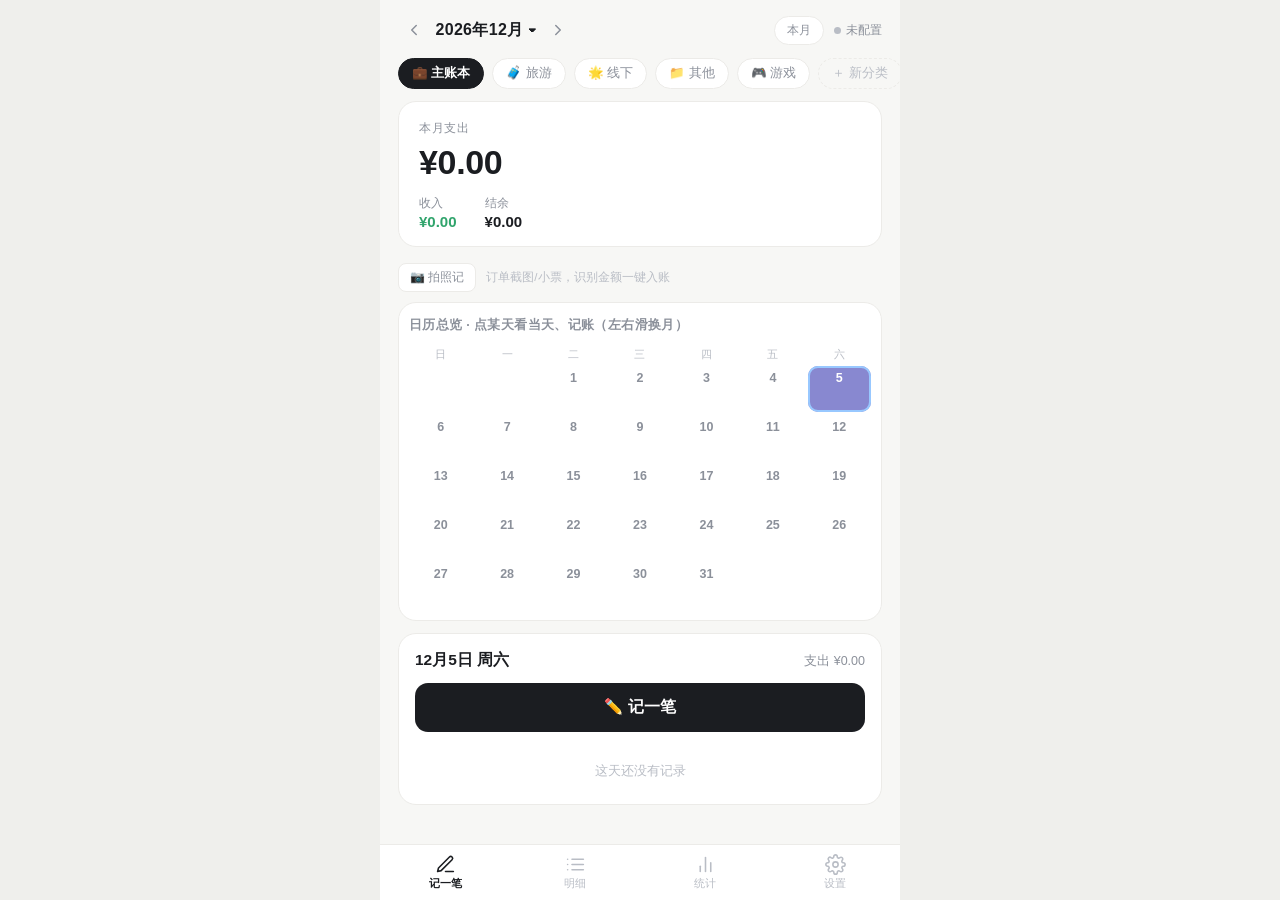
<file: index.html>
<!DOCTYPE html>
<html lang="zh-CN">
<head>
  <meta charset="UTF-8">
  <meta name="viewport" content="width=device-width, initial-scale=1, viewport-fit=cover">
  <title>记账本</title>
  <meta name="theme-color" content="#f7f7f5">
  <meta name="description" content="离线可用的家庭记账本，多设备自动同步">
  <link rel="manifest" href="./manifest.webmanifest">
  <link rel="icon" href="./icons/icon-192.png">
  <link rel="apple-touch-icon" href="./icons/icon-180.png">
  <meta name="apple-mobile-web-app-capable" content="yes">
  <meta name="mobile-web-app-capable" content="yes">
  <meta name="apple-mobile-web-app-status-bar-style" content="default">
  <meta name="apple-mobile-web-app-title" content="记账本">
  <link rel="stylesheet" href="./style.css">
</head>
<body>
  <div id="app">
    <header class="topbar">
      <div class="month-nav">
        <button id="prev-month" class="nav-btn" aria-label="上一月">
          <svg viewBox="0 0 24 24" width="18" height="18" fill="none" stroke="currentColor" stroke-width="2" stroke-linecap="round" stroke-linejoin="round"><polyline points="15 18 9 12 15 6"/></svg>
        </button>
        <div class="month-label" id="month-label">—</div>
        <button id="next-month" class="nav-btn" aria-label="下一月">
          <svg viewBox="0 0 24 24" width="18" height="18" fill="none" stroke="currentColor" stroke-width="2" stroke-linecap="round" stroke-linejoin="round"><polyline points="9 18 15 12 9 6"/></svg>
        </button>
      </div>
      <div class="top-right">
        <button id="this-month" class="today-btn">本月</button>
        <span class="sync-chip off" id="sync-chip" title="同步状态"><i></i><b>未配置</b></span>
      </div>
    </header>

    <div class="ledger-row" id="ledger-row"></div>

    <section class="hero">
      <div class="hero-main">
        <div class="hero-k">本月支出</div>
        <div class="hero-v" id="sum-expense">¥0.00</div>
        <div class="hero-row">
          <div class="hero-cell"><span class="k">收入</span><span class="v income" id="sum-income">¥0.00</span></div>
          <div class="hero-cell"><span class="k">结余</span><span class="v" id="sum-net">¥0.00</span></div>
        </div>
      </div>
      <div class="hero-who" id="hero-who" hidden></div>
    </section>

    <main id="view"></main>

    <nav class="tabbar">
      <button class="tab" data-tab="add">
        <svg viewBox="0 0 24 24" width="21" height="21" fill="none" stroke="currentColor" stroke-width="1.8" stroke-linecap="round" stroke-linejoin="round"><path d="M12 20h9"/><path d="M16.5 3.5a2.1 2.1 0 0 1 3 3L7 19l-4 1 1-4Z"/></svg>
        <span>记一笔</span>
      </button>
      <button class="tab" data-tab="list">
        <svg viewBox="0 0 24 24" width="21" height="21" fill="none" stroke="currentColor" stroke-width="1.8" stroke-linecap="round" stroke-linejoin="round"><line x1="8" y1="6" x2="21" y2="6"/><line x1="8" y1="12" x2="21" y2="12"/><line x1="8" y1="18" x2="21" y2="18"/><line x1="3" y1="6" x2="3.01" y2="6"/><line x1="3" y1="12" x2="3.01" y2="12"/><line x1="3" y1="18" x2="3.01" y2="18"/></svg>
        <span>明细</span>
      </button>
      <button class="tab" data-tab="stats">
        <svg viewBox="0 0 24 24" width="21" height="21" fill="none" stroke="currentColor" stroke-width="1.8" stroke-linecap="round" stroke-linejoin="round"><line x1="18" y1="20" x2="18" y2="10"/><line x1="12" y1="20" x2="12" y2="4"/><line x1="6" y1="20" x2="6" y2="14"/></svg>
        <span>统计</span>
      </button>
      <button class="tab" data-tab="set">
        <svg viewBox="0 0 24 24" width="21" height="21" fill="none" stroke="currentColor" stroke-width="1.8" stroke-linecap="round" stroke-linejoin="round"><circle cx="12" cy="12" r="3"/><path d="M19.4 15a1.65 1.65 0 0 0 .33 1.82l.06.06a2 2 0 1 1-2.83 2.83l-.06-.06a1.65 1.65 0 0 0-1.82-.33 1.65 1.65 0 0 0-1 1.51V21a2 2 0 1 1-4 0v-.09A1.65 1.65 0 0 0 9 19.4a1.65 1.65 0 0 0-1.82.33l-.06.06a2 2 0 1 1-2.83-2.83l.06-.06a1.65 1.65 0 0 0 .33-1.82 1.65 1.65 0 0 0-1.51-1H3a2 2 0 1 1 0-4h.09A1.65 1.65 0 0 0 4.6 9a1.65 1.65 0 0 0-.33-1.82l-.06-.06a2 2 0 1 1 2.83-2.83l.06.06a1.65 1.65 0 0 0 1.82.33H9a1.65 1.65 0 0 0 1-1.51V3a2 2 0 1 1 4 0v.09a1.65 1.65 0 0 0 1 1.51 1.65 1.65 0 0 0 1.82-.33l.06-.06a2 2 0 1 1 2.83 2.83l-.06.06a1.65 1.65 0 0 0-.33 1.82V9a1.65 1.65 0 0 0 1.51 1H21a2 2 0 1 1 0 4h-.09a1.65 1.65 0 0 0-1.51 1Z"/></svg>
        <span>设置</span>
      </button>
    </nav>
  </div>

  <div id="toast" class="toast" hidden></div>

  <script src="./sync.js"></script>
  <script src="./app.js"></script>
</body>
</html>
</file>
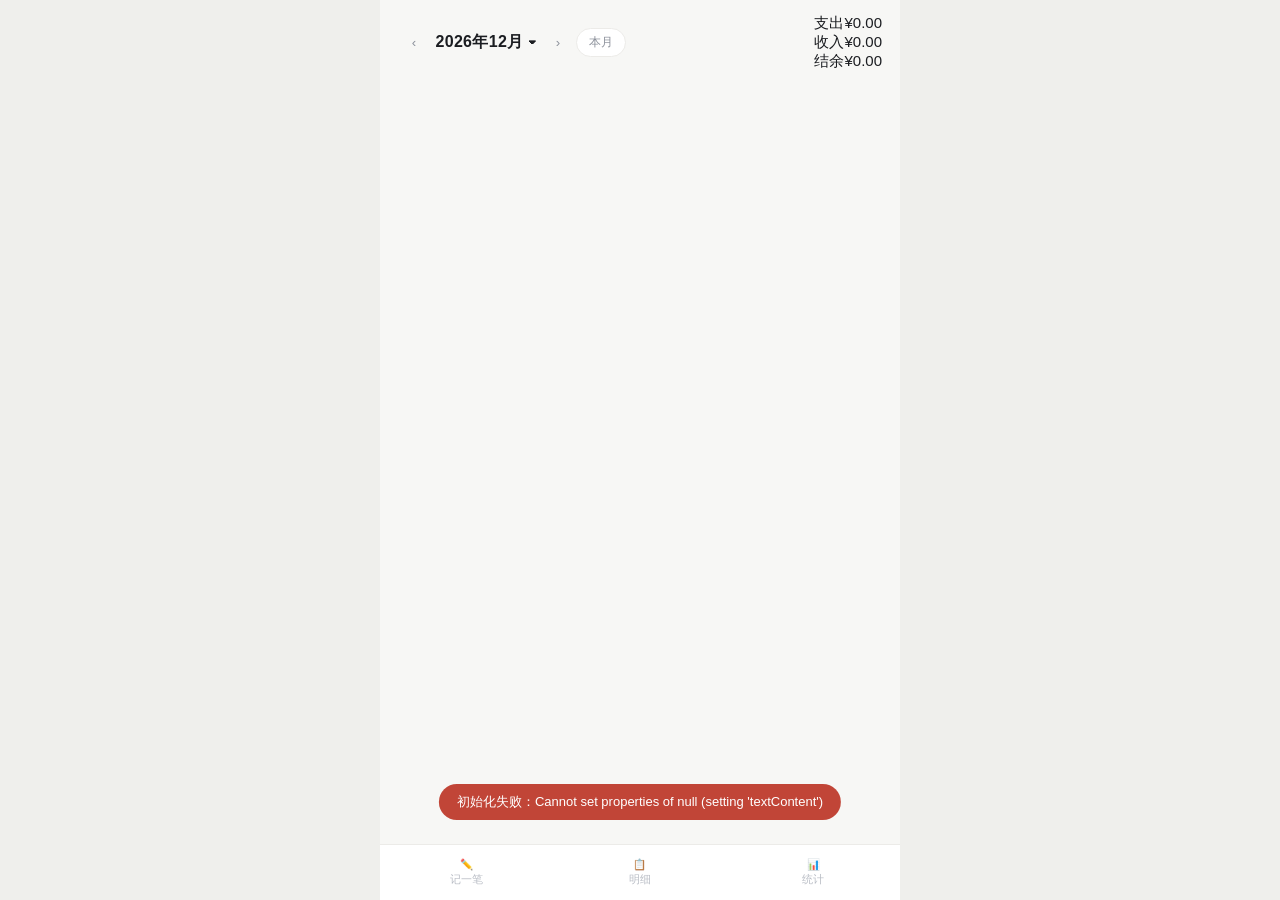
<file: web/index.html>
<!DOCTYPE html>
<html lang="zh-CN">
<head>
  <meta charset="UTF-8">
  <meta name="viewport" content="width=device-width, initial-scale=1, viewport-fit=cover">
  <title>记账本</title>
  <meta name="theme-color" content="#4f6ef7">
  <meta name="description" content="简单实用的家庭记账本">
  <link rel="manifest" href="/manifest.webmanifest">
  <link rel="icon" href="/icons/icon-192.png">
  <link rel="apple-touch-icon" href="/icons/icon-180.png">
  <meta name="apple-mobile-web-app-capable" content="yes">
  <meta name="mobile-web-app-capable" content="yes">
  <meta name="apple-mobile-web-app-status-bar-style" content="default">
  <meta name="apple-mobile-web-app-title" content="记账本">
  <link rel="stylesheet" href="/style.css">
</head>
<body>
  <div id="app">
    <header class="topbar">
      <div class="month-nav">
        <button id="prev-month" class="nav-btn" aria-label="上一月">‹</button>
        <div class="month-label" id="month-label">—</div>
        <button id="next-month" class="nav-btn" aria-label="下一月">›</button>
        <button id="this-month" class="today-btn">本月</button>
      </div>
      <div class="summary">
        <div class="sum-item"><span class="sum-k">支出</span><span class="sum-v expense" id="sum-expense">¥0.00</span></div>
        <div class="sum-item"><span class="sum-k">收入</span><span class="sum-v income" id="sum-income">¥0.00</span></div>
        <div class="sum-item"><span class="sum-k">结余</span><span class="sum-v" id="sum-net">¥0.00</span></div>
      </div>
    </header>

    <main id="view"></main>

    <nav class="tabbar">
      <button class="tab" data-tab="add"><span class="tab-ico">✏️</span>记一笔</button>
      <button class="tab" data-tab="list"><span class="tab-ico">📋</span>明细</button>
      <button class="tab" data-tab="stats"><span class="tab-ico">📊</span>统计</button>
    </nav>
  </div>

  <div id="toast" class="toast" hidden></div>

  <script src="/app.js"></script>
</body>
</html>
</file>
<file: style.css>
/* 记账本 —— 极简风：暖白底、细线、黑色主按钮、大号数字 */
:root {
  --ink: #1b1d21;
  --sub: #8b909a;
  --faint: #b9bdc5;
  --bg: #f7f7f5;
  --card: #ffffff;
  --line: #ecebe8;
  --chip: #f2f2ef;
  --expense: #e5484d;
  --income: #30a46c;
  --primary: #8888d0;
  --primary-dark: #6666a8;
  --primary-pale: #e9e8f0;
  --primary-light: #ccd1f7;
  --radius: 18px;
  --tabbar-h: 56px;
}
* { box-sizing: border-box; -webkit-tap-highlight-color: transparent; }
html, body { margin: 0; padding: 0; }
body {
  font-family: -apple-system, "PingFang SC", "Microsoft YaHei", "Segoe UI", sans-serif;
  background: var(--bg);
  color: var(--ink);
  font-size: 15px;
  -webkit-font-smoothing: antialiased;
}
#app {
  max-width: 520px;
  margin: 0 auto;
  min-height: 100dvh;
  display: flex;
  flex-direction: column;
}

/* ---------- 顶栏 ---------- */
.topbar {
  display: flex; align-items: center; justify-content: space-between;
  padding: calc(14px + env(safe-area-inset-top)) 18px 4px;
}
.month-nav { display: flex; align-items: center; gap: 2px; }
.month-label { font-size: 16px; font-weight: 600; min-width: 108px; text-align: center; letter-spacing: .02em; }
.nav-btn {
  border: none; background: none; color: var(--sub);
  width: 32px; height: 32px; border-radius: 10px; cursor: pointer;
  display: flex; align-items: center; justify-content: center;
}
.nav-btn:active { background: var(--chip); color: var(--ink); }
.top-right { display: flex; align-items: center; gap: 10px; }
.today-btn {
  border: 1px solid var(--line); background: var(--card); color: var(--sub);
  font-size: 12px; padding: 5px 12px; border-radius: 999px; cursor: pointer;
}
.today-btn:active { color: var(--ink); border-color: var(--faint); }
.sync-chip {
  display: inline-flex; align-items: center; gap: 5px;
  font-size: 11.5px; color: var(--sub); cursor: default;
}
.sync-chip i { width: 7px; height: 7px; border-radius: 50%; background: var(--faint); display: inline-block; }
.sync-chip b { font-weight: 500; }
.sync-chip.ok i { background: var(--income); }
.sync-chip.busy i { background: #f0b429; animation: blink 1s infinite; }
.sync-chip.warn i { background: #f0b429; }
.sync-chip.err i { background: var(--expense); }
@keyframes blink { 50% { opacity: .3; } }

/* ---------- 结余卡 ---------- */
.hero {
  margin: 12px 18px 4px;
  background: var(--card);
  border: 1px solid var(--line);
  border-radius: var(--radius);
  padding: 18px 20px 16px;
  display: flex;
  justify-content: space-between;
  align-items: flex-start;
  gap: 12px;
}
.hero-main { flex: 1; min-width: 0; }
.hero-who {
  display: flex; flex-direction: column; gap: 6px; align-items: center;
  cursor: pointer; flex: none; padding-top: 2px;
  align-self: stretch;
}
.hw-item { display: flex; flex-direction: column; align-items: center; gap: 2px; }
.hw-name {
  font-size: 9.5px; color: var(--sub); max-width: 48px;
  overflow: hidden; white-space: nowrap; text-overflow: ellipsis;
}
.hw-ledger {
  font-size: 10.5px; color: var(--faint); white-space: nowrap;
  margin-top: auto; padding-bottom: 1px;
}
.avatar {
  width: 34px; height: 34px; border-radius: 50%; background: var(--chip);
  display: flex; align-items: center; justify-content: center;
  font-size: 17px; overflow: hidden; flex: none;
}
.avatar.sm { width: 26px; height: 26px; font-size: 14px; display: inline-flex; vertical-align: middle; }
.avatar img { width: 100%; height: 100%; object-fit: cover; }
.si-label { display: flex; align-items: center; gap: 8px; }
.si-radio.checked { border-color: var(--primary-dark); background: radial-gradient(circle, var(--primary-dark) 0 4.5px, transparent 5px); }
.sheet-foot { display: flex; align-items: center; gap: 10px; margin-top: 10px; }
.sheet-foot .mini { flex: none; }
.sheet-ok {
  flex: 1; border: none; background: var(--ink); color: #fff;
  font-size: 14.5px; font-weight: 600; padding: 12px; border-radius: 12px; cursor: pointer;
}

/* ---------- 年月选择器 ---------- */
.mp-body { display: flex; gap: 10px; height: 250px; }
.mp-col {
  flex: 1; overflow-y: auto; background: var(--bg);
  border-radius: 12px; padding: 6px;
}
.mp-item {
  padding: 10px 6px; text-align: center; font-size: 14px;
  border-radius: 9px; cursor: pointer; color: var(--sub);
}
.mp-item.on { background: var(--card); color: var(--primary-dark); font-weight: 700; box-shadow: 0 1px 4px rgba(0,0,0,.07); }
.mp-item:active { background: var(--primary-pale); }

/* ---------- 管理分类 ---------- */
.mg-icon { font-size: 22px; cursor: pointer; padding: 2px 8px; border-radius: 8px; flex: none; }
.mg-icon:active { background: var(--chip); }
.mg-name { flex: 1; font-size: 15px; min-width: 0; overflow: hidden; text-overflow: ellipsis; white-space: nowrap; }
.mg-tag { font-style: normal; font-size: 10.5px; color: var(--faint); margin-left: 6px; }
.mg-ops { display: flex; gap: 6px; flex: none; align-items: center; }
.mg-move { display: none; }
.mg-row.sorting .mg-move { display: inline-flex; }
.mg-row.sorting { background: #eef0fa; }
.hero-k { font-size: 12px; color: var(--sub); letter-spacing: .05em; }
.hero-v {
  font-size: 34px; font-weight: 700; margin-top: 6px;
  font-variant-numeric: tabular-nums; letter-spacing: -.01em;
}
.hero-v.neg { color: var(--expense); }
.hero-row { display: flex; gap: 28px; margin-top: 14px; }
.hero-cell { display: flex; flex-direction: column; gap: 2px; }
.hero-cell .k { font-size: 11.5px; color: var(--sub); }
.hero-cell .v { font-size: 15px; font-weight: 600; font-variant-numeric: tabular-nums; }
.v.expense { color: var(--expense); }
.v.income { color: var(--income); }
.v.neg { color: var(--expense); }

/* ---------- 主视图 ---------- */
main { flex: 1; padding: 12px 18px calc(var(--tabbar-h) + 22px + env(safe-area-inset-bottom)); }
.card {
  background: var(--card); border: 1px solid var(--line);
  border-radius: var(--radius); padding: 16px; margin-bottom: 12px;
}
.empty { text-align: center; color: var(--faint); padding: 44px 10px; font-size: 14px; }
.empty .big { font-size: 30px; display: block; margin-bottom: 10px; opacity: .6; }

/* ---------- 安装引导条 ---------- */
.install-banner {
  display: flex; align-items: center; gap: 10px;
  margin: 10px 18px 0; padding: 10px 12px;
  background: var(--card); border: 1px solid var(--line); border-radius: 14px;
}
.ib-ico { font-size: 20px; flex: none; }
.ib-txt { flex: 1; min-width: 0; display: flex; flex-direction: column; gap: 1px; }
.ib-txt b { font-size: 13px; }
.ib-txt em { font-style: normal; font-size: 11px; color: var(--sub); }
.ib-btn {
  border: none; background: var(--ink); color: #fff; font-size: 13px;
  padding: 7px 18px; border-radius: 9px; cursor: pointer; font-weight: 600; flex: none;
}
.ib-x { border: none; background: none; color: var(--faint); font-size: 14px; cursor: pointer; padding: 4px; flex: none; }
.ib-help {
  display: none; flex-basis: 100%; font-size: 12px; color: var(--sub);
  line-height: 1.8; border-top: 1px solid var(--line); padding-top: 8px; margin-top: 2px;
}
.install-banner { flex-wrap: wrap; }
.install-banner .ib-help[hidden] { display: none; }
.install-banner .ib-help:not([hidden]) { display: block; }

/* ---------- 账本切换 ---------- */
.ledger-row {
  display: flex; gap: 8px; padding: 8px 18px 0;
  overflow-x: auto; scrollbar-width: none;
}
.ledger-row::-webkit-scrollbar { display: none; }
.lchip {
  flex: none; border: 1px solid var(--line); background: var(--card); color: var(--sub);
  font-size: 12.5px; padding: 6px 13px; border-radius: 999px; cursor: pointer; white-space: nowrap;
  transition: all .15s ease;
}
.lchip.on { background: var(--ink); color: #fff; border-color: var(--ink); font-weight: 600; }
.lchip.del-armed { background: var(--expense); color: #fff; border-color: var(--expense); font-weight: 600; }
.lchip-add { border-style: dashed; color: var(--faint); background: transparent; }
.lchip-add:active { border-color: var(--ink); color: var(--ink); }

/* ---------- 账本管理行 ---------- */
.mrow { display: flex; align-items: center; gap: 10px; padding: 10px 0; border-bottom: 1px solid var(--line); }
.mrow:last-child { border-bottom: none; }
.mico {
  width: 32px; height: 32px; border-radius: 50%; background: var(--chip);
  display: flex; align-items: center; justify-content: center; font-size: 15px; flex: none;
}
.mname { flex: 1; min-width: 0; font-size: 14px; font-weight: 600; }
.mname em { display: block; font-style: normal; font-size: 11.5px; color: var(--faint); font-weight: 400; margin-top: 1px; }
.mini {
  border: 1px solid var(--line); background: var(--card); color: var(--sub);
  font-size: 12px; padding: 5px 11px; border-radius: 8px; cursor: pointer; flex: none;
}
.mini:active { border-color: var(--faint); color: var(--ink); }
.mini.danger { color: var(--expense); border-color: #f3c5bd; }

/* ---------- 日历总览 ---------- */
.cal-card { padding: 14px 10px 12px; }
.cal-card .cal-head, .cal-card .cal-grid { grid-template-columns: repeat(7, 1fr); gap: 3px; }
.cal-head, .cal-grid { display: grid; grid-template-columns: repeat(7, 1fr); gap: 4px; }
.cal-head span { text-align: center; font-size: 10.5px; color: var(--faint); padding-bottom: 4px; }
.cal-cell {
  display: flex; flex-direction: column; align-items: center; justify-content: flex-start;
  min-height: 46px; padding: 5px 0 3px; border-radius: 10px;
}
.cal-cell.pad { min-height: 0; padding: 0; }
.cal-cell .cd { font-size: 12.5px; font-weight: 600; color: var(--sub); line-height: 1.25; }
.cal-cell .ce, .cal-cell .ci { font-size: 8.5px; line-height: 1.35; font-variant-numeric: tabular-nums; visibility: hidden; }
.cal-cell .ce.long, .cal-cell .ci.long { font-size: 7.6px; letter-spacing: -.2px; }
.cal-cell.has { background: var(--chip); cursor: pointer; }
.cal-cell[data-day] { cursor: pointer; }
.cal-cell:active { transform: scale(.94); }
.cal-cell.sel { background: #e8f2ff; box-shadow: inset 0 0 0 1.5px #0b7de1; }
.cal-cell.sel .cd { color: #0b64b8; }
.cal-cell.sel .ce { color: #d94f53 !important; }
.cal-cell.sel .ci { color: #1f8a58 !important; }
.cal-cell.sel.today { background: #8888d0; box-shadow: inset 0 0 0 2px #98c8ff; }
.cal-cell.sel.today .cd { color: #fff; }
.cal-cell.has .cd { color: var(--ink); }
.cal-cell.has .ce { color: var(--expense); visibility: visible; }
.cal-cell.has .ci { color: var(--income); visibility: visible; }
.cal-cell.has:active { transform: scale(.94); }
.cal-cell.today { background: #8888d0; }
.cal-cell.today .cd { color: #fff; }
.cal-cell.today.has .ce { color: #ffd9d6; }
.cal-cell.today.has .ci { color: #d9f7e8; }
.day-filter {
  display: flex; align-items: center; justify-content: space-between;
  background: var(--card); border: 1px solid var(--line); border-radius: 12px;
  padding: 9px 14px; margin-bottom: 10px; font-size: 13px; font-weight: 600;
}
.day-filter button {
  border: none; background: var(--chip); color: var(--sub);
  font-size: 12px; padding: 5px 11px; border-radius: 8px; cursor: pointer; font-weight: 400;
}

/* ---------- 当日面板与表单头 ---------- */
.dp-head { display: flex; align-items: baseline; justify-content: space-between; margin-bottom: 10px; }
.dp-date { font-size: 15.5px; font-weight: 700; }
.dp-sum { font-size: 12.5px; color: var(--sub); font-variant-numeric: tabular-nums; }
.dp-empty { text-align: center; color: var(--faint); font-size: 13px; padding: 18px 0 8px; }
.xref {
  font-size: 11.5px; color: var(--primary-dark); background: #f2f2fb;
  border: 1px dashed var(--primary-light); border-radius: 8px; padding: 5px 10px;
  margin: 2px 0 8px; cursor: pointer;
}
.xref:active { background: var(--primary-pale); }
.form-head { display: flex; align-items: center; gap: 10px; margin-bottom: 14px; }
.btn-back {
  width: 32px; height: 32px; border-radius: 10px; border: 1px solid var(--line);
  background: var(--card); color: var(--ink); font-size: 16px; cursor: pointer; flex: none;
}
.btn-back:active { background: var(--chip); }
.fh-date { font-size: 15px; font-weight: 700; }

/* ---------- 底部弹层选择器 ---------- */
.sheet-mask {
  position: fixed; inset: 0; z-index: 60; background: rgba(20, 22, 28, 0.4);
  opacity: 0; transition: opacity .18s ease; display: flex; align-items: flex-end; justify-content: center;
}
.sheet-mask.show { opacity: 1; }
.sheet {
  width: min(520px, 100vw); background: var(--card);
  border-radius: 20px 20px 0 0; padding: 16px 16px calc(16px + env(safe-area-inset-bottom));
  transform: translateY(24px); transition: transform .2s ease;
  max-height: 68vh; display: flex; flex-direction: column;
}
.sheet-mask.show .sheet { transform: translateY(0); }
.sheet-title { font-size: 13px; color: var(--sub); text-align: center; padding-bottom: 10px; font-weight: 600; }
.sheet-list { overflow-y: auto; }
.sheet-item {
  display: flex; align-items: center; justify-content: space-between;
  padding: 14px 6px; border-bottom: 1px solid var(--line); font-size: 15px; cursor: pointer;
}
.sheet-item:last-child { border-bottom: none; }
.sheet-item:active { background: var(--chip); }
.sheet-item.on .si-label { color: var(--primary-dark); font-weight: 700; }
.si-radio {
  width: 18px; height: 18px; border-radius: 50%; border: 1.5px solid var(--faint); flex: none;
}
.sheet-item.on .si-radio { border-color: var(--primary-dark); background: radial-gradient(circle, var(--primary-dark) 0 4.5px, transparent 5px); }
.sheet-cancel {
  margin-top: 10px; border: none; background: var(--chip); color: var(--sub);
  font-size: 14.5px; padding: 12px; border-radius: 12px; cursor: pointer;
}
.cat-ico { font-size: 18px; margin-right: 2px; }
.cat-cnt { font-style: normal; font-size: 11px; color: var(--faint); margin-left: 6px; }
.cat-ops { display: flex; gap: 6px; flex: none; }

/* ---------- 弹层触发按钮 ---------- */
.mb-btn {
  border: none; background: rgba(255,255,255,0.14); color: #fff;
  border-radius: 8px; padding: 7px 10px; font-size: 12.5px; cursor: pointer; flex: 1; min-width: 0;
  white-space: nowrap; overflow: hidden; text-overflow: ellipsis;
}
.exp-btn {
  flex: 1; border: 1px solid var(--line); border-radius: 10px; padding: 10px 12px;
  font-size: 14px; background: var(--card); color: var(--ink); cursor: pointer;
  text-align: left; white-space: nowrap; overflow: hidden; text-overflow: ellipsis;
}
.exp-btn:active { border-color: var(--faint); }

/* ---------- 记一笔 ---------- */
.seg {
  display: flex; background: var(--chip); border-radius: 12px; padding: 3px; margin-bottom: 18px;
}
.seg button {
  flex: 1; padding: 8px; border: none; border-radius: 9px; background: transparent;
  font-size: 14px; color: var(--sub); cursor: pointer; font-weight: 500;
  transition: all .15s ease;
}
.seg button.on { background: var(--card); color: var(--ink); font-weight: 600; box-shadow: 0 1px 2px rgba(0,0,0,.05); }

.amount-row { display: flex; align-items: baseline; gap: 8px; border-bottom: 1.5px solid var(--line); padding-bottom: 12px; margin-bottom: 18px; }
.amount-row:focus-within { border-color: var(--ink); }
.amount-row .yen { font-size: 24px; color: var(--faint); font-weight: 600; }
#amount {
  border: none; outline: none; font-size: 34px; font-weight: 700; width: 100%;
  background: transparent; color: var(--ink); font-variant-numeric: tabular-nums;
  letter-spacing: -.01em;
}
#amount::placeholder { color: #d8dade; font-weight: 600; }

.cat-grid { display: grid; grid-template-columns: repeat(5, 1fr); gap: 12px 4px; margin-bottom: 20px; }
.cat {
  display: flex; flex-direction: column; align-items: center; gap: 5px;
  border: none; background: none; cursor: pointer; padding: 0;
}
.cat .cico {
  width: 46px; height: 46px; border-radius: 50%; background: var(--chip);
  display: flex; align-items: center; justify-content: center;
  font-size: 20px; transition: all .15s ease; border: 1.5px solid transparent;
}
.cat .cname { font-size: 11px; color: var(--sub); max-width: 100%; overflow: hidden; white-space: nowrap; text-overflow: ellipsis; }
.cat.sel .cico { border-color: var(--ink); background: #fff; animation: bounce .22s ease-out; }
@keyframes bounce { 0% { transform: scale(1); } 40% { transform: scale(1.16); } 100% { transform: scale(1); } }
@keyframes bump { 0% { transform: scale(1); } 30% { transform: scale(1.035); } 100% { transform: scale(1); } }
.hero-v.bump, .hero-cell .v.bump { animation: bump .3s ease-out; transform-origin: left center; }
.cat.sel .cname { color: var(--ink); font-weight: 600; }
.cat.add-cat .cico { border: 1.5px dashed var(--faint); background: transparent; color: var(--faint); font-size: 18px; }
.cat.cat-more .cico { border: 1.5px dashed var(--faint); background: transparent; color: var(--sub); font-size: 15px; }
.cat.cat-more:active .cico { border-color: var(--ink); color: var(--ink); }

.frow { display: flex; align-items: center; gap: 12px; padding: 11px 0; border-bottom: 1px solid var(--line); }
.frow:last-of-type { border-bottom: none; }
.frow .fk { width: 40px; color: var(--sub); font-size: 13.5px; flex: none; }
.frow input {
  flex: 1; border: none; outline: none; background: transparent;
  font-size: 14.5px; color: var(--ink); min-width: 0;
}
.frow select {
  flex: 1; border: 1px solid var(--line); border-radius: 10px; padding: 9px 10px;
  font-size: 14px; background: var(--card); color: var(--ink); outline: none; min-width: 0;
}

.btn-primary {
  width: 100%; padding: 14px; border: none; border-radius: 13px; margin-top: 16px;
  background: var(--ink); color: #fff; font-size: 15.5px; font-weight: 600; cursor: pointer;
  transition: opacity .15s ease;
}
.btn-primary:active { opacity: .85; transform: scale(.98); }
.btn-ghost {
  padding: 14px 18px; border: 1px solid var(--line); border-radius: 13px;
  background: var(--card); color: var(--sub); font-size: 14.5px; cursor: pointer;
}
.btn-ghost:active { border-color: var(--faint); color: var(--ink); }
.btn-danger { color: var(--expense); }
.edit-actions { display: flex; gap: 10px; margin-top: 16px; }
.edit-actions .btn-primary { flex: 1; margin-top: 0; }

/* ---------- 明细 ---------- */
.list-card { padding: 4px 16px 8px; }
.day-group { margin-top: 10px; }
.day-head {
  display: flex; justify-content: space-between; font-size: 12px;
  color: var(--sub); padding: 4px 0 8px;
}
.day-head .day-total { font-variant-numeric: tabular-nums; }
.rrow {
  display: flex; align-items: center; gap: 12px;
  padding: 11px 0; border-top: 1px solid var(--line); cursor: pointer;
}
.rrow:active { opacity: .6; }
.rico {
  width: 36px; height: 36px; border-radius: 50%; background: var(--chip);
  display: flex; align-items: center; justify-content: center; font-size: 17px; flex: none;
}
.rmid { flex: 1; min-width: 0; }
.rname { font-size: 14px; font-weight: 500; white-space: nowrap; overflow: hidden; text-overflow: ellipsis; }
.rnote { font-size: 11.5px; color: var(--faint); white-space: nowrap; overflow: hidden; text-overflow: ellipsis; margin-top: 1px; }
.ramt { font-size: 14.5px; font-weight: 600; font-variant-numeric: tabular-nums; flex: none; }
.jlink {
  flex: none; min-width: 26px; width: 26px; height: 26px; border: none; border-radius: 13px;
  background: var(--primary-pale); color: var(--primary-dark); font-size: 12px; cursor: pointer;
  max-width: 26px; overflow: hidden; white-space: nowrap; padding: 0;
  transition: max-width .18s ease, background .18s ease, color .18s ease;
}
.jlink.open { max-width: 200px; width: auto; padding: 0 12px; background: var(--primary); color: #fff; font-size: 11.5px; }
.ramt.expense { color: var(--ink); }
.ramt.income { color: var(--income); }

/* ---------- 多选移动 ---------- */
.list-tools { display: flex; align-items: center; gap: 10px; margin-bottom: 10px; }
.lt-hint { font-size: 11.5px; color: var(--faint); }
.dayhead-act { cursor: pointer; }
.dayhead-act:active span { color: var(--ink); }
.rrow .selbox {
  width: 21px; height: 21px; border-radius: 50%; border: 1.5px solid var(--faint);
  flex: none; display: flex; align-items: center; justify-content: center;
  font-size: 12px; color: #fff;
}
.rrow.picked .selbox { background: var(--primary); border-color: var(--primary); }
.rrow.picked { background: #eef0fa; }
.rrow.mirror-row { opacity: .5; }
.move-bar {
  position: fixed; bottom: calc(var(--tabbar-h) + 12px + env(safe-area-inset-bottom));
  left: 50%; transform: translateX(-50%); z-index: 30;
  width: min(520px, calc(100vw - 20px));
  background: var(--ink); color: #fff; border-radius: 14px; padding: 10px 12px;
  display: flex; gap: 8px; align-items: center; flex-wrap: wrap;
  box-shadow: 0 6px 24px rgba(0, 0, 0, 0.25);
}
.move-bar .mb-count { font-size: 12.5px; flex: none; }
.move-bar input, .move-bar select {
  border: none; border-radius: 8px; padding: 7px 8px; font-size: 12.5px;
  background: #fff; color: var(--ink); flex: 1; min-width: 0; outline: none;
}
.move-bar #mb-go {
  border: none; background: #fff; color: var(--ink); font-weight: 700;
  border-radius: 8px; padding: 7px 14px; font-size: 13px; cursor: pointer; flex: none;
}
.move-bar .mb-del {
  border: none; background: rgba(229, 72, 77, 0.18); color: #ff9d97; font-weight: 700;
  border-radius: 8px; padding: 7px 12px; font-size: 13px; cursor: pointer; flex: none;
}

.who-btn {
  flex: none; border: 1px dashed var(--faint); background: transparent; color: var(--sub);
  font-size: 11px; padding: 4px 8px; border-radius: 8px; cursor: pointer; margin-left: 8px;
}
.who-btn:active { border-color: var(--ink); color: var(--ink); }
.row-del {
  display: none; flex: none; border: none; background: var(--expense); color: #fff;
  width: 30px; height: 30px; border-radius: 15px; font-size: 14px; cursor: pointer;
  margin-left: 8px; align-items: center; justify-content: center;
}
.rrow.del-armed { background: #fdecec; }
.rrow.del-armed .row-del { display: flex; }

/* ---------- 统计 ---------- */
.chart-title { font-size: 12.5px; color: var(--sub); margin: 0 0 14px; font-weight: 600; letter-spacing: .03em; }
canvas { width: 100%; display: block; touch-action: none; }
.chart-tip {
  position: absolute; z-index: 5; transform: translate(-50%, -100%);
  background: var(--ink); color: #fff; font-size: 11px; padding: 5px 10px;
  border-radius: 8px; white-space: nowrap; pointer-events: none;
  font-variant-numeric: tabular-nums;
}
.pie-wrap { display: flex; flex-direction: column; align-items: stretch; gap: 14px; }
.pie-wrap canvas { align-self: center; flex: none; }
.legend { min-width: 0; }
.legend-more {
  display: block; width: 100%; margin-top: 8px;
  border: 1px dashed var(--faint); background: transparent; color: var(--sub);
  font-size: 12px; padding: 7px; border-radius: 9px; cursor: pointer;
}
.legend-more:active { border-color: var(--ink); color: var(--ink); }
.legend-item { padding: 5px 0; }
.legend-line { display: flex; align-items: center; gap: 6px; font-size: 12.5px; }
.legend-line .l-name { flex: 1; white-space: nowrap; overflow: hidden; text-overflow: ellipsis; color: var(--ink); }
.legend-line .l-val { font-variant-numeric: tabular-nums; font-weight: 600; }
.legend-line .l-pct { color: var(--sub); width: 38px; text-align: right; font-variant-numeric: tabular-nums; }
.lbar { height: 4px; border-radius: 2px; background: var(--chip); margin-top: 5px; overflow: hidden; }
.lbar i { display: block; height: 100%; border-radius: 2px; }

/* ---------- 设置 ---------- */
.set-row { padding: 10px 0; }
.set-k { font-size: 12.5px; color: var(--sub); margin-bottom: 8px; }
.set-row input {
  width: 100%; border: 1px solid var(--line); border-radius: 11px; padding: 11px 13px;
  font-size: 14px; background: var(--card); color: var(--ink); outline: none;
}
.set-row input:focus { border-color: var(--ink); }
.set-actions { display: flex; gap: 10px; margin-top: 12px; }
.set-actions .btn-primary { flex: 1; margin-top: 0; }
.set-status { font-size: 13px; color: var(--sub); line-height: 2; margin-top: 12px; border-top: 1px solid var(--line); padding-top: 10px; }
.set-status b { color: var(--ink); font-weight: 600; }
.set-status .err-txt { color: var(--expense); }
.set-help { font-size: 12px; color: var(--faint); line-height: 1.9; margin-top: 10px; }
.set-help a { color: var(--sub); }

/* ---------- 底栏 ---------- */
.tabbar {
  position: fixed; bottom: 0; left: 0; right: 0; z-index: 20;
  max-width: 520px; margin: 0 auto;
  display: flex; background: rgba(255,255,255,0.92); backdrop-filter: blur(12px);
  border-top: 1px solid var(--line);
  padding-bottom: env(safe-area-inset-bottom);
  height: calc(var(--tabbar-h) + env(safe-area-inset-bottom));
}
.tab {
  flex: 1; border: none; background: none; display: flex; flex-direction: column;
  align-items: center; justify-content: center; gap: 2px;
  font-size: 10.5px; color: var(--faint); cursor: pointer; transition: color .15s ease;
}
.tab.on { color: var(--ink); font-weight: 600; }

/* ---------- toast ---------- */
.toast {
  position: fixed; left: 50%; bottom: calc(var(--tabbar-h) + 24px + env(safe-area-inset-bottom));
  transform: translateX(-50%); z-index: 50;
  background: rgba(27, 29, 33, 0.92); color: #fff; font-size: 13px;
  padding: 9px 18px; border-radius: 999px; max-width: 82vw; text-align: center;
  animation: pop 0.18s ease-out;
}
.toast.err { background: rgba(190, 60, 45, 0.95); }
.toast-act {
  border: none; background: none; color: #8fd3ff; font-weight: 700;
  font-size: 13.5px; margin-left: 12px; cursor: pointer; padding: 0;
}
.toast-act:active { opacity: .7; }
@keyframes pop { from { opacity: 0; transform: translateX(-50%) translateY(6px); } }

@media (min-width: 560px) {
  body { background: #efefec; }
  #app { background: var(--bg); }
}
</file>
